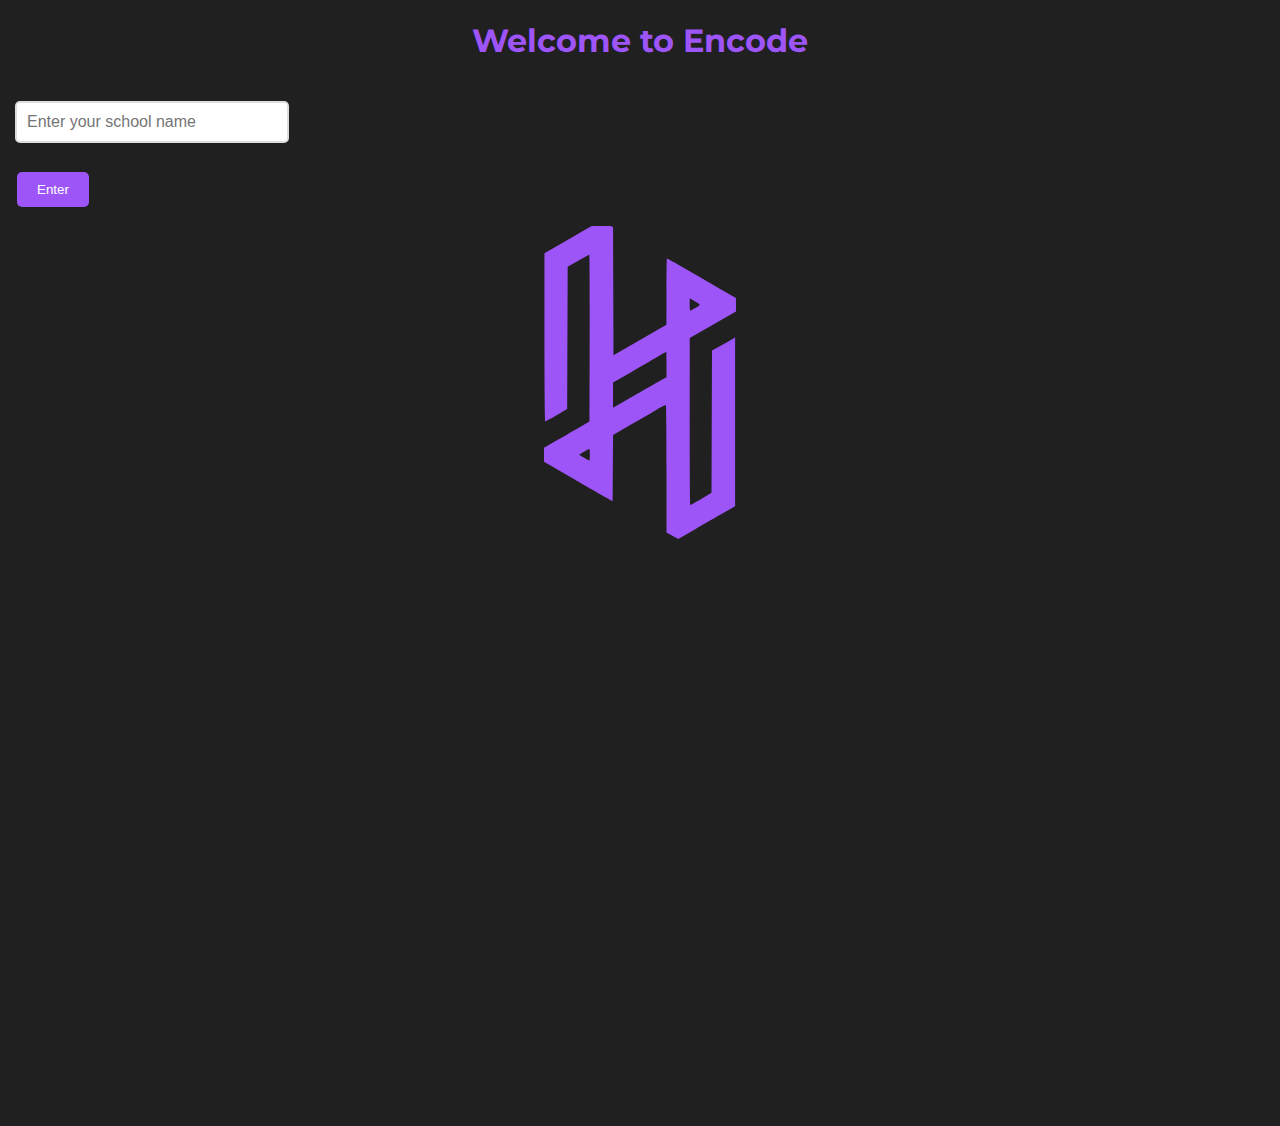
<file: website/first_page/index.html>
<!DOCTYPE html>
<html>
	<head>
		<title>Encode</title>
		<link rel="icon" href="site-assets/encode-logo.svg">
		<link rel="stylesheet" href="first_page_style.css" type="text/css">
	</head>
	<body>
		<div class="content">
		<h1>Welcome to Encode</h1>
		<br>
		<form method="post">
		<input type="text" placeholder="Enter your school name" id="schName">
		<br>
		<input type="submit" value="Enter" id="button">
		</form>
        <br>
		<div id="msg"></div>
		</div>
		<div class="image"></div>
		<script src="first_page_script.js"></script>
	</body>
</html>
</file>
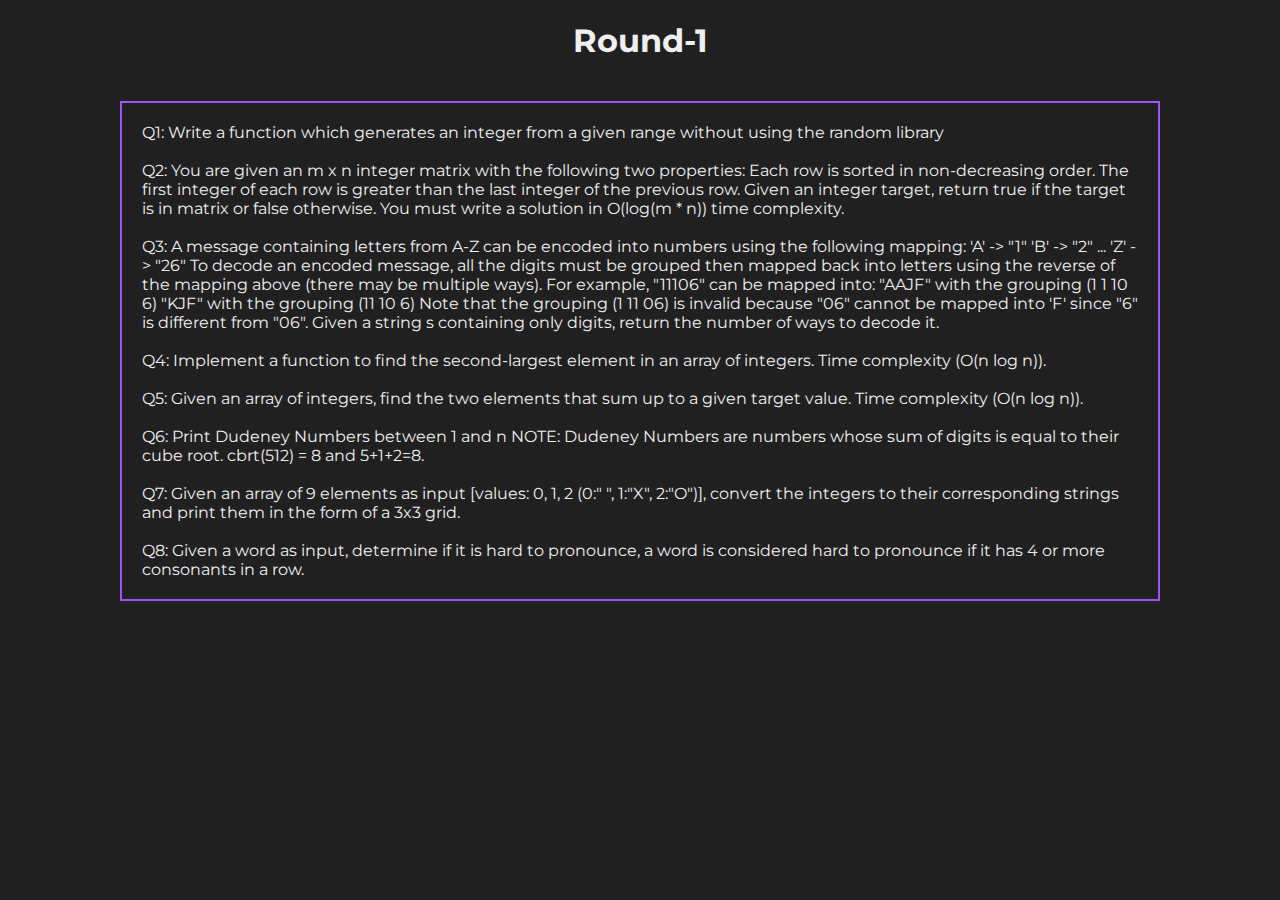
<file: website/main_page/index.html>
<!DOCTYPE html>
<html>
    <head>
        <title>Round-1</title>
        <link rel="stylesheet" type="text/css" href="main_page_style.css">
        <link rel="icon" href="site-assets/Group 10-encode.svg">
    </head>
    <body>
        <div class="content">
        <h1>Round-1</h1>
        <br>
        <h3>Questions:</h3>
        <div id="questions">
            Q1: Write a function which generates an integer from a given range without using the random library
            <br><br>
            Q2: You are given an m x n integer matrix with the following two properties: Each row is sorted in non-decreasing order. The first integer of each row is greater than the last integer of the previous row. Given an integer target, return true if the target is in matrix or false otherwise. You must write a solution in O(log(m * n)) time complexity.
            <br><br>
            Q3: A message containing letters from A-Z can be encoded into numbers using the following mapping: 'A' -> "1" 'B' -> "2" ... 'Z' -> "26" To decode an encoded message, all the digits must be grouped then mapped back into letters using the reverse of the mapping above (there may be multiple ways). For example, "11106" can be mapped into: "AAJF" with the grouping (1 1 10 6) "KJF" with the grouping (11 10 6) Note that the grouping (1 11 06) is invalid because "06" cannot be mapped into 'F' since "6" is different from "06". Given a string s containing only digits, return the number of ways to decode it.
            <br><br>
            Q4: Implement a function to find the second-largest element in an array of integers. Time complexity (O(n log n)).
            <br><br>
            Q5: Given an array of integers, find the two elements that sum up to a given target value. Time complexity (O(n log n)).
            <br><br>
            Q6: Print Dudeney Numbers between 1 and n
            NOTE: Dudeney Numbers are numbers whose sum of digits is equal to their cube root. cbrt(512) = 8 and 5+1+2=8.
            <br><br>
            Q7: Given an array of 9 elements as input [values: 0, 1, 2 (0:" ", 1:"X", 2:"O")], convert the integers to their corresponding strings and print them in the form of a 3x3 grid.
            <br><br>
            Q8: Given a word as input, determine if it is hard to pronounce, a word is considered hard to pronounce if it has 4 or more consonants in a row.
        </div>
        </div>
        <!--<div class="image"></div>-->
        <script src="main_page_script.js"></script>
    </body>
</html>
</file>
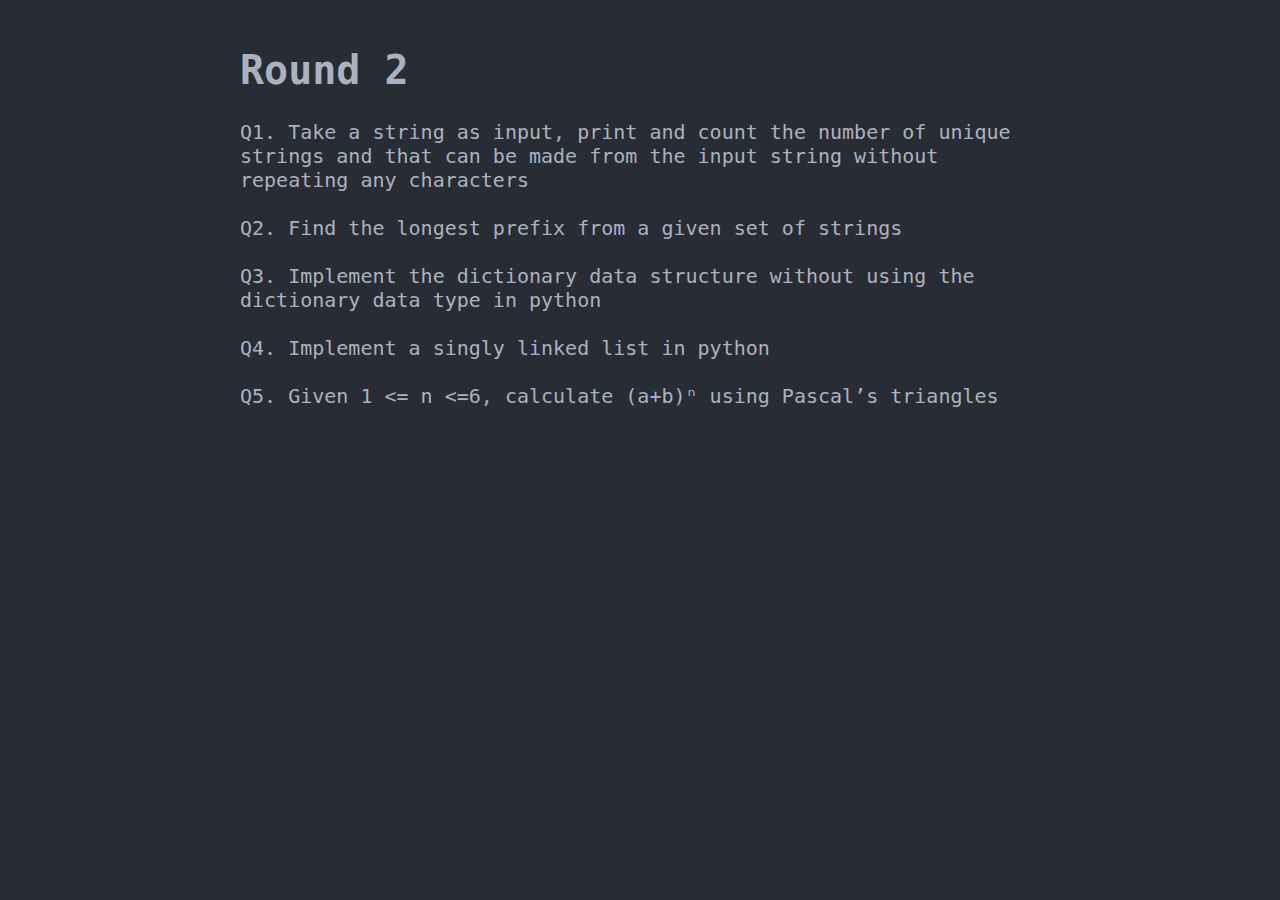
<file: website/r2.html>
<!DOCTYPE html>
<html lang="en">

<head>
  <meta charset="UTF-8">
  <meta name="viewport" content="width=device-width, initial-scale=1.0">
  <title>Countdown Timer</title>
  <style>
    body {
      background-color: #282c34;
      display: flex;
      justify-content: center;
      height: 100vh;
      margin: 0;
      font-family: monospace;
    }

    .content {
      max-width: 800px;
      color: #abb2bf;
      font-family: monospace;
      font-size: 20px;
      margin: 0 auto;
      padding: 20px;
    }

    .countdown {
      position: fixed;
      color: #abb2bf;
      left: 10%;
      top: 50%;
      transform: translateY(-50%);
      font-size: 24px;
    }
  </style>
</head>

<body>
  <div class="countdown" id="countdown"></div>
  <div class="content">
    <h1>Round 2</h1>
    Q1. Take a string as input, print and count the number of unique strings and that can be made from the input string
    without repeating any characters
    <br><br>
    Q2. Find the longest prefix from a given set of strings
    <br><br>
    Q3. Implement the dictionary data structure without using the dictionary data type in python
    <br><br>
    Q4. Implement a singly linked list in python
    <br><br>
    Q5. Given 1 <= n <=6, calculate (a+b)ⁿ using Pascal’s triangles </div>

      <script>
        // Set the initial time in seconds
        let timeInSeconds = 45 * 60;

        // Update the countdown timer
        function updateCountdown() {
          const countdownElement = document.getElementById('countdown');

          const minutes = Math.floor(timeInSeconds / 60);
          const seconds = timeInSeconds % 60;

          const formattedTime = `${minutes.toString().padStart(2, '0')}:${seconds.toString().padStart(2, '0')}`;
          countdownElement.textContent = formattedTime;

          // Decrement time by 1 second
          timeInSeconds--;

          if (timeInSeconds < 0) {
            clearInterval(countdownInterval);
            countdownElement.textContent = "Time's up!";
            window.location.href = "TimeUp.html";
          }
        }

        // Call updateCountdown every second (1000 milliseconds)
        const countdownInterval = setInterval(updateCountdown, 1000);
      </script>
</body>

</html>
</file>
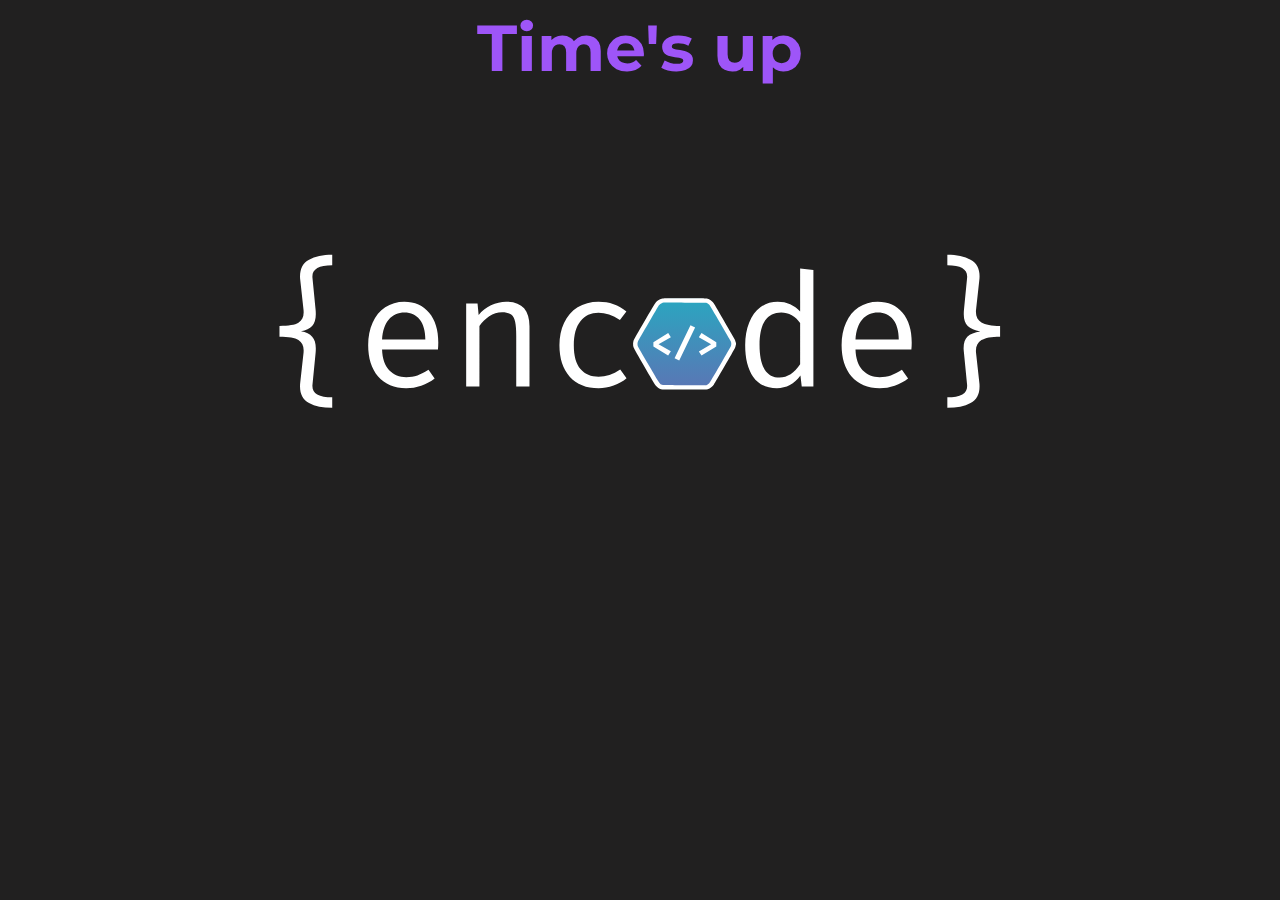
<file: website/time_up.html>
<html>
    <head>
        <title>Time's up</title>
        <link rel="icon" href="site-assets/Group 10-encode.svg">
        <style>
            @import url('https://fonts.googleapis.com/css2?family=Montserrat:wght@700&display=swap');
            #text {
                text-align: center;
                font-size: 65px;
                color: #9e55f8;
                font-family: 'Montserrat', sans-serif;
            }
            body {
               background-color: 212020;
            }
            img {
                width: 60%;
                height: auto;
                margin-top: 90px;
            }
            .logo {
                display: flex;
                align-items: center;
                justify-content: center;
            }
        </style>
        <script>
            history.pushState(null, null, location.href);
            window.onpopstate = function(event) {
                history.go(1);
            };
        </script>
    </head>
    <body>
        <h1 id="text">Time's up</h1>
        <br>
        <div class="logo">
            <img src="site-assets/Group 10-encode.svg">
        </div>
    </body>
</html>
</file>
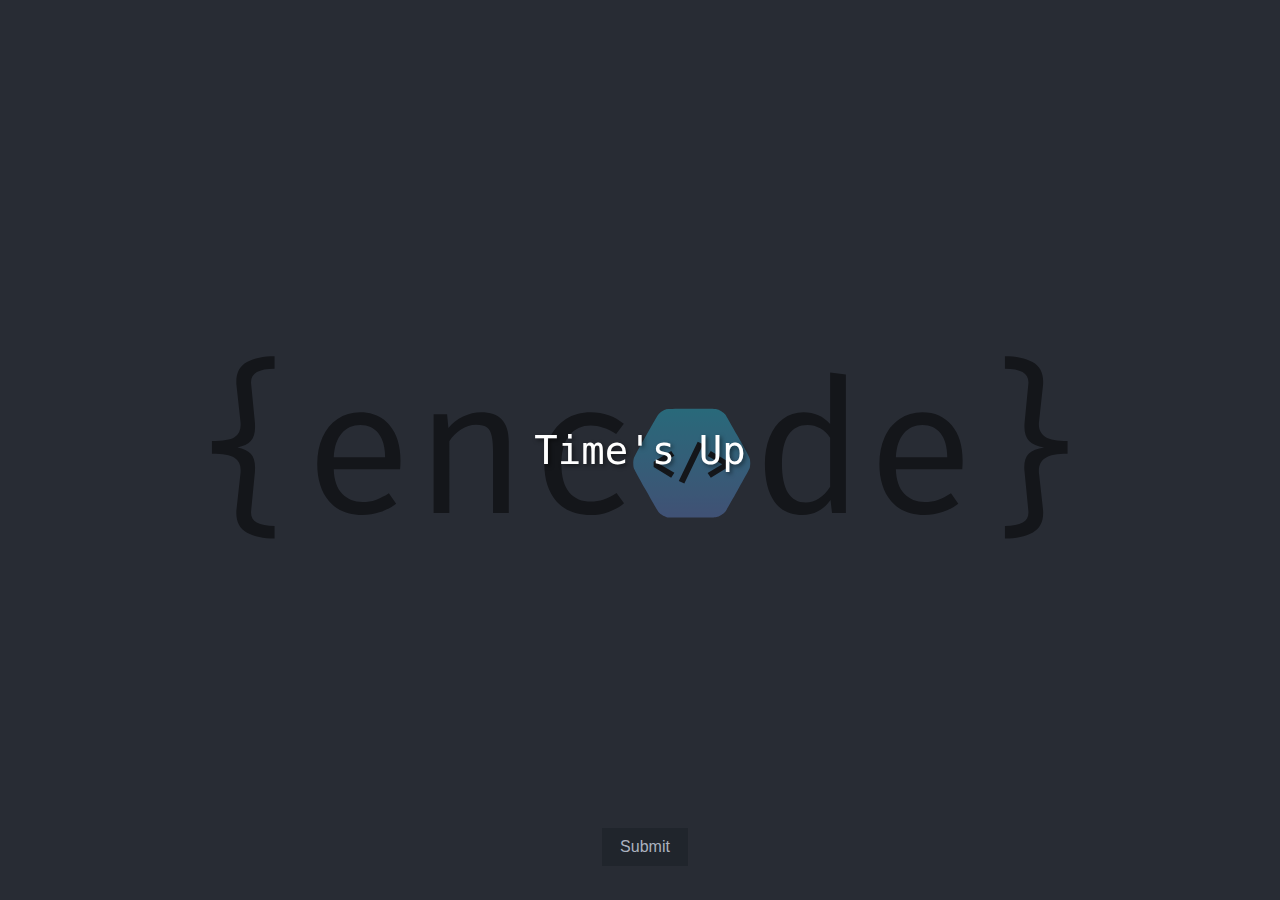
<file: website/TimeUp.html>
<!DOCTYPE html>
<html lang="en">

<head>
  <meta charset="UTF-8">
  <meta name="viewport" content="width=device-width, initial-scale=1.0">
  <title>Time's Up</title>
  <style>
    body {
      margin: 0;
      padding: 0;
      display: flex;
      align-items: center;
      justify-content: center;
      min-height: 100vh;
      background-color: #282c34;
      overflow: hidden;
    }

    #background-svg {
      position: fixed;
      top: 0;
      left: 0;
      width: 100%;
      height: 100%;
      z-index: -1;
      opacity: 0.5;
    }

    #content {
      text-align: center;
      font-family: monospace;
      font-size: 3em;
      color: white;
      text-shadow: 2px 2px 4px rgba(0, 0, 0, 0.5);
    }

    button {
      background-color: #20252c;
      color: #abb2bf;
      /* Button font color */
      padding: 10px 18px;
      /* Smaller padding for the button */
      margin: 5px 5px 14px 5px;
      /* Equal top and left indent, and reduced right and bottom indent */
      font-size: 16px;
      border: none;
      box-shadow: none;
      cursor: pointer;
      position: fixed;
      left: 50%;
      bottom: 20px;
      transform: translateX(-50%);
    }
  </style>
</head>

<body>
  <svg id="background-svg" viewBox="0 0 100 100">
    <image width="100" height="100" href="assets/encode-logo.svg" />
  </svg>
  <div id="content">
    Time's Up
  </div>
  <form action="r2.html">
    <button type="submit">Submit</button>
  </form>

</body>

</html>
</file>
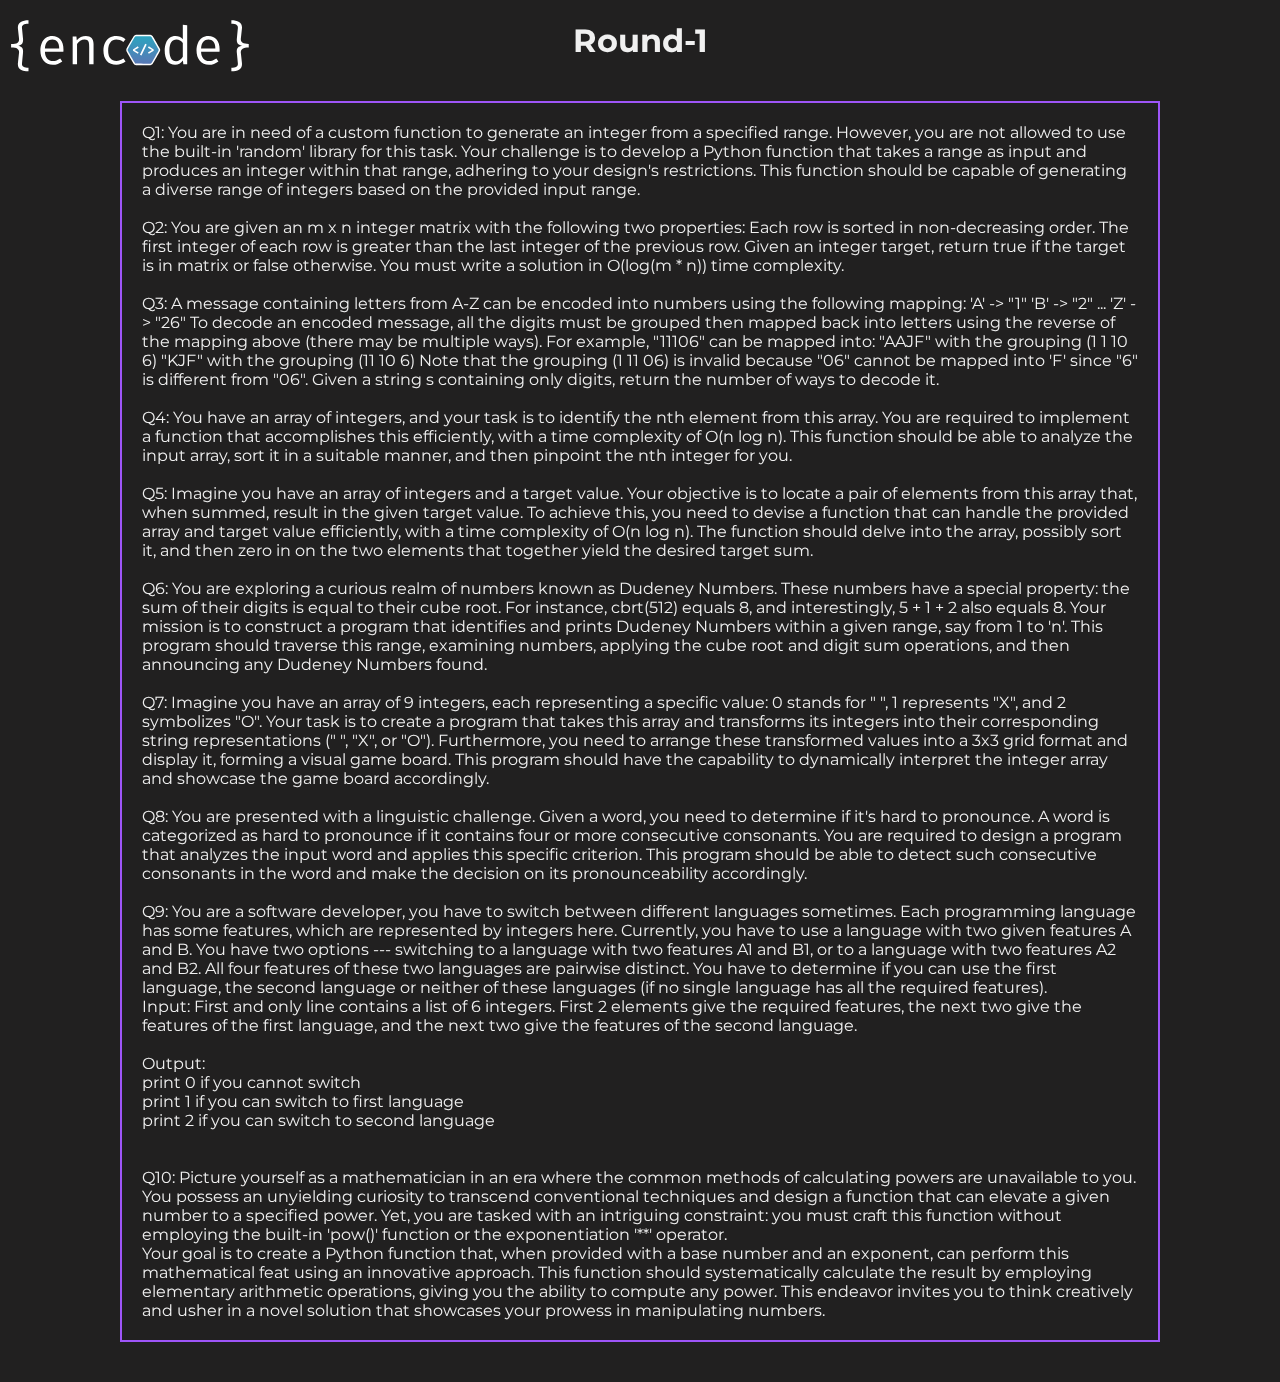
<file: website/main_page/main_page.html>
<!DOCTYPE html>
<html>
    <head>
        <title>Round-1</title>
        <link rel="stylesheet" type="text/css" href="main_page_style.css">
        <link rel="icon" href="../site-assets/Group 10-encode.svg">
        <script>
            history.pushState(null, null, location.href);
            window.onpopstate = (event) => {
                history.go(1);
            };
        </script>
    </head>
    <body>
        <!--<div class="image"></div>-->
        <div id="timer"></div>
        <img src="../site-assets/Group 10.svg">
        <div class="content">
        <h1>Round-1</h1>
        <br>
        <h3>Questions:</h3>
        <div id="questions">
                Q1: You are in need of a custom function to generate an integer from a specified range. However, you are not allowed to use the built-in 'random' library for this task. Your challenge is to develop a Python function that takes a range as input and produces an integer within that range, adhering to your design's restrictions. This function should be capable of generating a diverse range of integers based on the provided input range.
                <br><br>
                Q2: You are given an m x n integer matrix with the following two properties: Each row is sorted in non-decreasing order. The first integer of each row is greater than the last integer of the previous row. Given an integer target, return true if the target is in matrix or false otherwise. You must write a solution in O(log(m * n)) time complexity.
                <br><br>
                Q3: A message containing letters from A-Z can be encoded into numbers using the following mapping: 'A' -> "1" 'B' -> "2" ... 'Z' -> "26" To decode an encoded message, all the digits must be grouped then mapped back into letters using the reverse of the mapping above (there may be multiple ways). For example, "11106" can be mapped into: "AAJF" with the grouping (1 1 10 6) "KJF" with the grouping (11 10 6) Note that the grouping (1 11 06) is invalid because "06" cannot be mapped into 'F' since "6" is different from "06". Given a string s containing only digits, return the number of ways to decode it.
                <br><br>
                Q4: You have an array of integers, and your task is to identify the nth element from this array. You are required to implement a function that accomplishes this efficiently, with a time complexity of O(n log n). This function should be able to analyze the input array, sort it in a suitable manner, and then pinpoint the nth integer for you.
                <br><br>
                Q5: Imagine you have an array of integers and a target value. Your objective is to locate a pair of elements from this array that, when summed, result in the given target value. To achieve this, you need to devise a function that can handle the provided array and target value efficiently, with a time complexity of O(n log n). The function should delve into the array, possibly sort it, and then zero in on the two elements that together yield the desired target sum.
                <br><br>
                Q6: You are exploring a curious realm of numbers known as Dudeney Numbers. These numbers have a special property: the sum of their digits is equal to their cube root. For instance, cbrt(512) equals 8, and interestingly, 5 + 1 + 2 also equals 8. Your mission is to construct a program that identifies and prints Dudeney Numbers within a given range, say from 1 to 'n'. This program should traverse this range, examining numbers, applying the cube root and digit sum operations, and then announcing any Dudeney Numbers found.
                <br><br>
                Q7: Imagine you have an array of 9 integers, each representing a specific value: 0 stands for " ", 1 represents "X", and 2 symbolizes "O". Your task is to create a program that takes this array and transforms its integers into their corresponding string representations (" ", "X", or "O"). Furthermore, you need to arrange these transformed values into a 3x3 grid format and display it, forming a visual game board. This program should have the capability to dynamically interpret the integer array and showcase the game board accordingly.
                <br><br>
                Q8: You are presented with a linguistic challenge. Given a word, you need to determine if it's hard to pronounce. A word is categorized as hard to pronounce if it contains four or more consecutive consonants. You are required to design a program that analyzes the input word and applies this specific criterion. This program should be able to detect such consecutive consonants in the word and make the decision on its pronounceability accordingly.
                <br><br>
                Q9: You are a software developer, you have to switch between different languages sometimes. Each programming language has some features, which are represented by integers here. Currently, you have to use a language with two given features A and B. You have two options --- switching to a language with two features A1 and B1, or to a language with two features A2 and B2. All four features of these two languages are pairwise distinct. You have to determine if you can use the first language, the second language or neither of these languages (if no single language has all the required features).
                <br>
                Input:
                First and only line contains a list of 6 integers. First 2 elements give the required features, the next two give the features of the first language, and the next two give the features of the second language.
                <br><br>
                Output:<br>
                print 0 if you cannot switch<br>
                print 1 if you can switch to first language<br>
                print 2 if you can switch to second language<br>
                <br><br>
                Q10: Picture yourself as a mathematician in an era where the common methods of calculating powers are unavailable to you. You possess an unyielding curiosity to transcend conventional techniques and design a function that can elevate a given number to a specified power. Yet, you are tasked with an intriguing constraint: you must craft this function without employing the built-in 'pow()' function or the exponentiation '**' operator.
                <br>
                Your goal is to create a Python function that, when provided with a base number and an exponent, can perform this mathematical feat using an innovative approach. This function should systematically calculate the result by employing elementary arithmetic operations, giving you the ability to compute any power. This endeavor invites you to think creatively and usher in a novel solution that showcases your prowess in manipulating numbers.
            </div>
        </div>
        <script src="main_page_script.js"></script>
    </body>
</html>
</file>
<file: website/first_page/first_page_style.css>
@import url('https://fonts.googleapis.com/css2?family=Montserrat:wght@700&display=swap');

/* Apply the Montserrat font to the whole document */
html {
    font-family: 'Montserrat', sans-serif;
}

/* Background Image */
.image {
    background-image: url("../site-assets/halocon-logo.svg");
    background-size: 15%;
    background-position: center center;
    background-position-y: -5px;
    background-repeat: no-repeat;
    display: flex;
    justify-content: center;
    align-items: center;
    height: 100vh;
    z-index: -1;
}

/* Main Content */
.content {
    position: relative;
    z-index: 1;
}

/* Body */
body {
    margin: 0;
    overflow: hidden;
    position: relative;
    background-color: #212020 /*Light: #f0f0f0*/;
}

/* Headings */
h1 {
    text-align: center;
    color: #9e55f8;
}

/* Input Styles */
input[type="text"] {
    width: 250px;
    padding: 10px;
    border: 2px solid #ddd;
    border-radius: 5px;
    outline: none;
    font-size: 16px;
    color: #333;
    display: block;
    margin-bottom: 10px;
    margin-left: 8px;
}

/* Submit Button */
input[type="submit"] {
    background-color: #9e55f8;
    color: #fff;
    border: none;
    padding: 10px 20px;
    border-radius: 5px;
    cursor: pointer;
    margin-left: 10px;
    transition: background-color 0.3s ease-in-out;
}

/* Hover effect for submit button */
input[type="submit"]:hover {
    background-color: #7b3fb4;
}
#msg {
    color: #f0f0f0;
    margin-left: 10px;
}
form,#msg {
    margin-left: 7px;
}

/*Loader*/
.loader {
    width: 120px;
    height: 100px;
    position: relative;
    display: flex;
    justify-content: center;
    align-items: center;
    margin: auto;
    flex-direction: column;
    top: 50%;
    left: 50%;
    transform: translate(-50%, -50%);
    position: fixed;
}

.loader-text {
    position: absolute;
    top: 0;
    padding: 0;
    margin: 0;
    color: #9e55f8; /* Changed color */
    animation: text_713 2s ease both infinite;
    font-size: 0.8rem;
    letter-spacing: 1px;
}

.load {
    background-color: #7b3fb4; /* Changed color */
    border-radius: 50px;
    display: block;
    height: 16px;
    width: 16px;
    bottom: 0;
    position: absolute;
    transform: translateX(32px);
    animation: loading_713 2s ease both infinite;
}

.load::before {
    position: absolute;
    content: "";
    width: 100%;
    height: 100%;
    background-color: #9e55f8; /* Changed color */
    border-radius: inherit;
    animation: loading2_713 2s ease both infinite;

}

@keyframes text_713 {
0% {
    letter-spacing: 1px;
    transform: translateX(0px);
}

40% {
    letter-spacing: 2px;
    transform: translateX(26px);
}

80% {
    letter-spacing: 1px;
    transform: translateX(32px);
}

90% {
    letter-spacing: 2px;
    transform: translateX(0px);
}

100% {
    letter-spacing: 1px;
    transform: translateX(0px);
}
}

@keyframes loading_713 {
0% {
    width: 16px;
    transform: translateX(0px);
}

40% {
    width: 100%;
    transform: translateX(0px);
}

80% {
    width: 16px;
    transform: translateX(64px);
}

90% {
    width: 100%;
    transform: translateX(0px);
}

100% {
    width: 16px;
    transform: translateX(0px);
}
}

@keyframes loading2_713 {
0% {
    transform: translateX(0px);
    width: 16px;
}

40% {
    transform: translateX(0%);
    width: 80%;
}

80% {
    width: 100%;
    transform: translateX(0px);
}

90% {
    width: 80%;
    transform: translateX(15px);
}

100% {
    transform: translateX(0px);
    width: 16px;
}
}
</file>
<file: website/main_page/main_page_style.css>
@import url('https://fonts.googleapis.com/css2?family=Montserrat:wght@700&display=swap');

/* Apply the Montserrat font to the whole document */
html {
    font-family: 'Montserrat', sans-serif;
}

/* Background Image */
.image {
    background-image: url("../site-assets/encode-logo.svg");
    background-size: 15%;
    background-position: center center;
    background-position-y: -10px;
    background-repeat: repeat;
    display: flex;
    opacity: 0.24;
    justify-content: center;
    align-items: center;
    height: 100vh;
    z-index: -1;
    position: relative;
}

/* Main Content */
.content {
    position: relative;
    z-index: 2;
}

/* Body */
body {
    margin: 0;
    overflow: auto;
    position: relative;
    background-color: #212020 /*#f0f0f0*/;
}

/* Headings */
h1 {
    text-align: center;
    color: #f0f0f0;
}
#questions {
    border: 2px solid #9e55f8 /*#4d84b8*/;
    padding: 20px;
    margin: 0 120px;
    margin-bottom: 40px;
    color: #f0f0f0;
}
h3 {
    margin-left: 25px;
    display: none;
}
#timer {
    top: 0;
    right: 0;
    position: absolute;
    margin-right: 40px;
    font-size: x-large;
    color: #f0f0f0;
}
img {
    position: fixed;
    top: 0;
    left: 0;
    margin-top: 15px;
    width: 250px;
    height: auto;
    margin-left: 5px;
}
</file>
